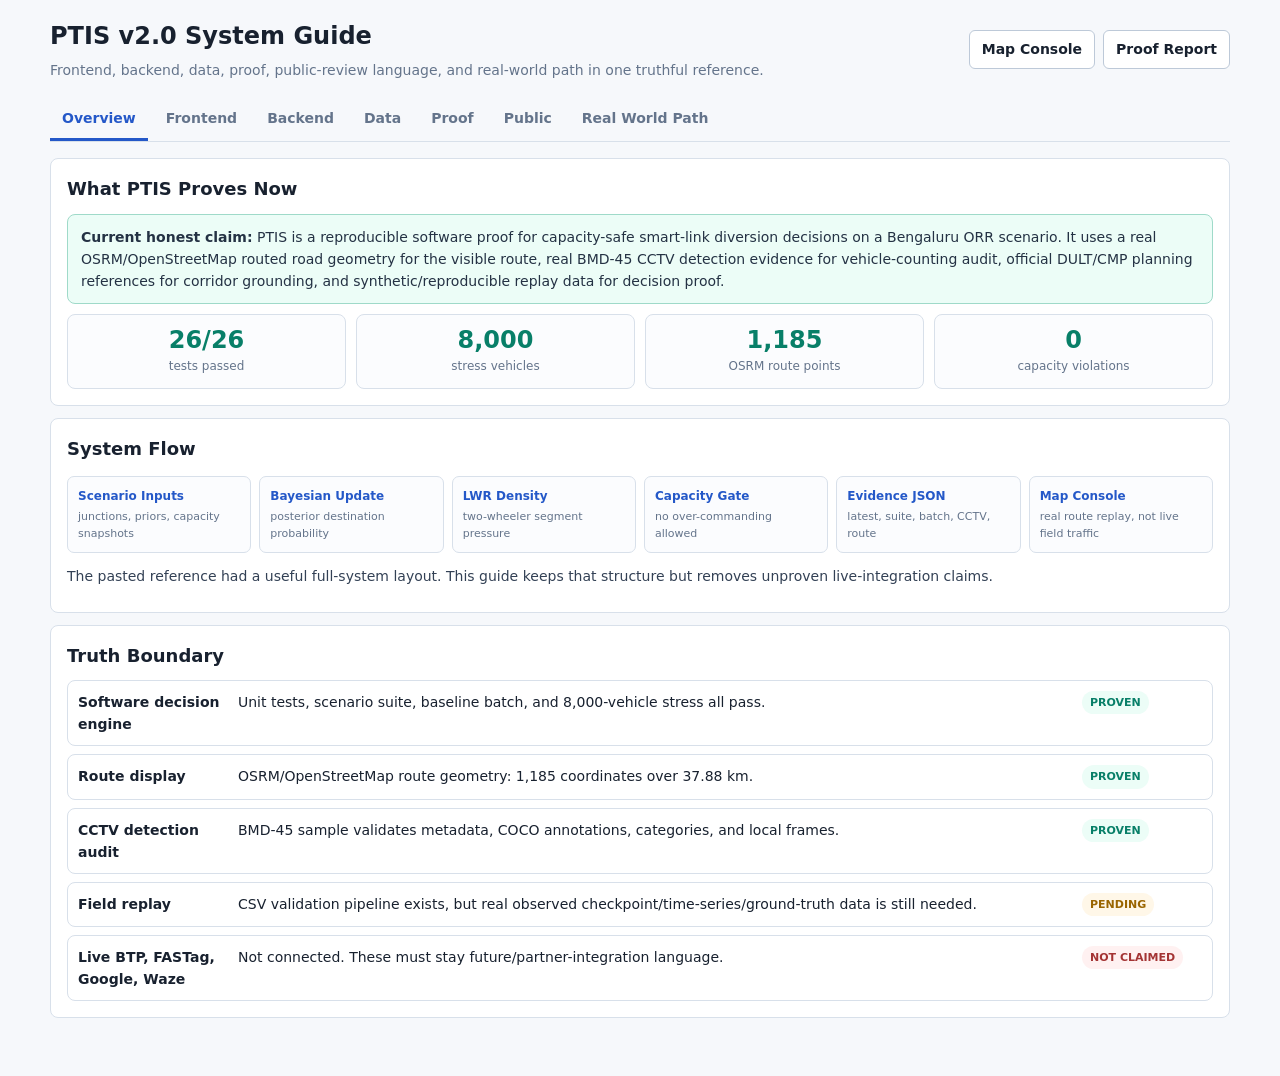
<file: frontend/system.html>
<!doctype html>
<html lang="en">
  <head>
    <meta charset="utf-8" />
    <meta name="viewport" content="width=device-width, initial-scale=1" />
    <title>PTIS v2.0 System Guide</title>
    <link rel="stylesheet" href="./system.css?v=truth-guide-2" />
  </head>
  <body>
    <main class="shell">
      <header class="topbar">
        <div class="brand">
          <h1>PTIS v2.0 System Guide</h1>
          <p>Frontend, backend, data, proof, public-review language, and real-world path in one truthful reference.</p>
        </div>
        <nav class="actions" aria-label="Guide actions">
          <a class="button" href="./index.html?v=real-map-route-1">Map Console</a>
          <a class="button" href="../evidence/PROOF_REPORT.md">Proof Report</a>
        </nav>
      </header>

      <nav class="tabs" aria-label="System guide sections">
        <button class="tab active" type="button" data-panel="overview">Overview</button>
        <button class="tab" type="button" data-panel="frontend">Frontend</button>
        <button class="tab" type="button" data-panel="backend">Backend</button>
        <button class="tab" type="button" data-panel="data">Data</button>
        <button class="tab" type="button" data-panel="proof">Proof</button>
        <button class="tab" type="button" data-panel="public">Public</button>
        <button class="tab" type="button" data-panel="path">Real World Path</button>
      </nav>

      <section id="panel-overview" class="panel active">
        <section class="section">
          <h2>What PTIS Proves Now</h2>
          <div class="note ok"><strong>Current honest claim:</strong> PTIS is a reproducible software proof for capacity-safe smart-link diversion decisions on a Bengaluru ORR scenario. It uses a real OSRM/OpenStreetMap routed road geometry for the visible route, real BMD-45 CCTV detection evidence for vehicle-counting audit, official DULT/CMP planning references for corridor grounding, and synthetic/reproducible replay data for decision proof.</div>
          <div class="grid4">
            <div class="metric"><strong>26/26</strong><span>tests passed</span></div>
            <div class="metric"><strong>8,000</strong><span>stress vehicles</span></div>
            <div class="metric"><strong>1,185</strong><span>OSRM route points</span></div>
            <div class="metric"><strong>0</strong><span>capacity violations</span></div>
          </div>
        </section>

        <section class="section">
          <h2>System Flow</h2>
          <div class="flow">
            <div class="step"><b>Scenario Inputs</b><span>junctions, priors, capacity snapshots</span></div>
            <div class="step"><b>Bayesian Update</b><span>posterior destination probability</span></div>
            <div class="step"><b>LWR Density</b><span>two-wheeler segment pressure</span></div>
            <div class="step"><b>Capacity Gate</b><span>no over-commanding allowed</span></div>
            <div class="step"><b>Evidence JSON</b><span>latest, suite, batch, CCTV, route</span></div>
            <div class="step"><b>Map Console</b><span>real route replay, not live field traffic</span></div>
          </div>
          <p>The pasted reference had a useful full-system layout. This guide keeps that structure but removes unproven live-integration claims.</p>
        </section>

        <section class="section">
          <h2>Truth Boundary</h2>
          <div class="status-list">
            <div class="status-item"><b>Software decision engine</b><span>Unit tests, scenario suite, baseline batch, and 8,000-vehicle stress all pass.</span><span class="badge proven">Proven</span></div>
            <div class="status-item"><b>Route display</b><span>OSRM/OpenStreetMap route geometry: 1,185 coordinates over 37.88 km.</span><span class="badge proven">Proven</span></div>
            <div class="status-item"><b>CCTV detection audit</b><span>BMD-45 sample validates metadata, COCO annotations, categories, and local frames.</span><span class="badge proven">Proven</span></div>
            <div class="status-item"><b>Field replay</b><span>CSV validation pipeline exists, but real observed checkpoint/time-series/ground-truth data is still needed.</span><span class="badge pending">Pending</span></div>
            <div class="status-item"><b>Live BTP, FASTag, Google, Waze</b><span>Not connected. These must stay future/partner-integration language.</span><span class="badge no">Not claimed</span></div>
          </div>
        </section>
      </section>

      <section id="panel-frontend" class="panel">
        <section class="section">
          <h2>Frontend</h2>
          <p>The current frontend is a static operations dashboard in <span class="inline">frontend/</span>. It loads the local verification API first and falls back to committed evidence JSON files, so the proof still renders without the backend running.</p>
          <div class="grid3">
            <div class="tile"><strong>Map Console</strong><span>OpenStreetMap iframe plus SVG overlay for the routed road geometry and replay flow.</span></div>
            <div class="tile"><strong>Evidence Metrics</strong><span>Scenario suite, extreme stress, real CCTV audit, official reference, and field gate status.</span></div>
            <div class="tile"><strong>Replay Controls</strong><span>Refresh, scenario replay, suite run, baseline batch, and 8k stress via API when available.</span></div>
          </div>
          <h3>What the Map Shows</h3>
          <table>
            <tr><th>Layer</th><th>Source</th><th>Meaning</th></tr>
            <tr><td>Basemap</td><td>OpenStreetMap embed</td><td>Real geographic map context.</td></tr>
            <tr><td>Route line</td><td><span class="inline">data/orr_silk_board_whitefield_route_osrm.geojson</span></td><td>OSRM/OpenStreetMap road-route geometry, 1,185 coordinates.</td></tr>
            <tr><td>Moving dots</td><td><span class="inline">evidence/extreme_batch_report.json</span></td><td>Verified replay visualization, not live field traffic.</td></tr>
            <tr><td>Density color</td><td><span class="inline">evidence/latest_run.json</span></td><td>LWR two-wheeler segment pressure from the scenario replay.</td></tr>
          </table>
        </section>
      </section>

      <section id="panel-backend" class="panel">
        <section class="section">
          <h2>Backend</h2>
          <p>The core backend lives in <span class="inline">backend/ptis_core/</span>. It is not a mock UI script: the tests, CLI, API, proof report, and frontend evidence all use the same core logic.</p>
          <div class="grid2">
            <div class="tile"><strong>Bayesian engine</strong><span>Updates destination probabilities from no-turn checkpoint observations.</span></div>
            <div class="tile"><strong>Smart-link decision engine</strong><span>Activates only when confidence and receiving capacity are safe.</span></div>
            <div class="tile"><strong>LWR/compliance model</strong><span>Models two-wheeler density and compliance scaling with explicit units.</span></div>
            <div class="tile"><strong>Field replay gate</strong><span>Validates real CSVs, rejects raw identifiers, and requires ground-truth coverage.</span></div>
          </div>
          <h3>API Endpoints Used By The Dashboard</h3>
          <pre>GET  /api/evidence/latest
GET  /api/evidence/suite
GET  /api/evidence/batch
GET  /api/evidence/extreme-batch
GET  /api/evidence/cctv
GET  /api/evidence/field-replay
GET  /api/official-reference
GET  /api/route-geometry
POST /api/scenarios/silk_board_whitefield_capacity_safe_v1/run
POST /api/suite/run
POST /api/batch/run
POST /api/extreme-batch/run</pre>
        </section>
      </section>

      <section id="panel-data" class="panel">
        <section class="section">
          <h2>Data And Dataset Status</h2>
          <table>
            <tr><th>Artifact</th><th>What It Proves</th><th>Boundary</th></tr>
            <tr><td><span class="inline">evidence/latest_run.json</span></td><td>One scenario replay with posterior, density, and decision state.</td><td>Software replay only.</td></tr>
            <tr><td><span class="inline">evidence/extreme_batch_report.json</span></td><td>8,000-vehicle deterministic stress with 23,314 observations and zero safety failures.</td><td>Synthetic stress, not field traffic.</td></tr>
            <tr><td><span class="inline">evidence/cctv_bmd45_report.json</span></td><td>Real public CCTV detection dataset audit: 106,404 annotations and local frame checks.</td><td>Detection/counting evidence, not OD trajectories.</td></tr>
            <tr><td><span class="inline">data/orr_silk_board_whitefield_route_osrm.geojson</span></td><td>Real routed road geometry for the visible route line.</td><td>Map reference, not observed vehicle movement.</td></tr>
            <tr><td><span class="inline">data/field_observed/templates/</span></td><td>Required schema for real field replay.</td><td>Pending real collection/permission.</td></tr>
          </table>
        </section>
      </section>

      <section id="panel-proof" class="panel">
        <section class="section">
          <h2>How To Prove It</h2>
          <p>Run the verifier from the repository root. This regenerates software evidence, stress reports, manifests, CCTV audit, and the proof report.</p>
          <pre>powershell -ExecutionPolicy Bypass -File scripts\verify.ps1</pre>
          <h3>Current Expected Result</h3>
          <div class="grid3">
            <div class="metric"><strong>26/26</strong><span>tests</span></div>
            <div class="metric"><strong>6/6</strong><span>scenarios</span></div>
            <div class="metric"><strong>0</strong><span>overcommands</span></div>
          </div>
          <div class="note warn"><strong>Do not use these pasted-reference claims yet:</strong> 43 percent congestion reduction, Rs 374 Cr annual benefit, live Google/Waze coordination, live FASTag/BTP integration, public deployment, or field-proven performance. Those are future targets until field replay and pilot validation pass.</div>
        </section>
      </section>

      <section id="panel-public" class="panel">
        <section class="section">
          <h2>What Public Reviewers Should See</h2>
          <p>Give reviewers the map console, proof report, public evidence brief, and this guide. The public claim should be narrow, falsifiable, and reproducible.</p>
          <div class="note info"><strong>Safe public wording:</strong> Validated on reproducible corridor scenarios, grounded with official Bengaluru planning references, audited against real Bengaluru CCTV detection data, and visualized on a real OSRM/OpenStreetMap route. Field replay is pending observed checkpoint and OD/ground-truth data.</div>
          <table>
            <tr><th>Audience</th><th>Show</th><th>Reason</th></tr>
            <tr><td>Traffic engineer</td><td>Proof report, route geometry file, scenario JSON, tests</td><td>They can audit behavior and boundaries.</td></tr>
            <tr><td>ITS researcher</td><td>Bayesian logic, LWR/compliance tests, batch stress</td><td>They can challenge assumptions and methods.</td></tr>
            <tr><td>Public viewer</td><td>Map console and safe evidence brief</td><td>They understand the idea without false deployment claims.</td></tr>
          </table>
        </section>
      </section>

      <section id="panel-path" class="panel">
        <section class="section">
          <h2>Real World Path</h2>
          <table>
            <tr><th>Phase</th><th>What Must Happen</th><th>Public Claim Allowed</th></tr>
            <tr><td>Now</td><td>Publish reproducible software proof and route/CCTV evidence boundaries.</td><td>Software proof and real CCTV detection audit.</td></tr>
            <tr><td>Field replay</td><td>Collect privacy-reviewed checkpoint observations, capacity time series, and ground-truth labels.</td><td>Validated on observed field replay, if metrics pass.</td></tr>
            <tr><td>Shadow pilot</td><td>Run recommendation-only with agency permission and no public actuation.</td><td>Observed shadow-mode performance.</td></tr>
            <tr><td>Deployment</td><td>Agency approval, control integration, safety review, measured before/after impact.</td><td>Field deployed only after measured pilot success.</td></tr>
          </table>
          <h3>Field CSVs Required</h3>
          <pre>data/field_observed/vehicle_observations.csv
data/field_observed/link_capacity.csv
data/field_observed/ground_truth_labels.csv
data/field_observed/dataset_manifest.json</pre>
        </section>
      </section>
    </main>

    <script>
      const tabs = Array.from(document.querySelectorAll('.tab'));
      const panels = Array.from(document.querySelectorAll('.panel'));
      tabs.forEach((tab) => {
        tab.addEventListener('click', () => {
          const id = tab.dataset.panel;
          tabs.forEach((item) => item.classList.toggle('active', item === tab));
          panels.forEach((panel) => panel.classList.toggle('active', panel.id === `panel-${id}`));
        });
      });
    </script>
  </body>
</html>
</file>
<file: frontend/system.css>
:root {
  color-scheme: light;
  --bg: #f6f8fb;
  --surface: #ffffff;
  --ink: #18212f;
  --muted: #64748b;
  --line: #d8e0ea;
  --line-2: #bdc9d8;
  --blue: #2458c8;
  --teal: #087f68;
  --amber: #9a6500;
  --red: #a43434;
  --soft-blue: #eef4ff;
  --soft-teal: #ecfdf7;
  --soft-amber: #fff7e8;
  --soft-red: #fff1f1;
  --radius: 8px;
}
* { box-sizing: border-box; }
body {
  margin: 0;
  background: var(--bg);
  color: var(--ink);
  font-family: "Segoe UI", system-ui, sans-serif;
  font-size: 14px;
  line-height: 1.58;
}
a { color: var(--blue); }
.shell {
  width: min(1180px, calc(100vw - 28px));
  margin: 0 auto;
  padding: 18px 0 46px;
}
.topbar {
  display: flex;
  align-items: center;
  justify-content: space-between;
  gap: 16px;
  margin-bottom: 16px;
}
.brand h1 { margin: 0; font-size: 24px; letter-spacing: 0; }
.brand p { margin: 3px 0 0; color: var(--muted); }
.actions { display: flex; gap: 8px; flex-wrap: wrap; }
.button {
  display: inline-flex;
  align-items: center;
  justify-content: center;
  min-height: 34px;
  padding: 7px 12px;
  border: 1px solid var(--line-2);
  border-radius: 6px;
  background: var(--surface);
  color: var(--ink);
  text-decoration: none;
  font-weight: 700;
}
.tabs {
  display: flex;
  gap: 6px;
  overflow-x: auto;
  border-bottom: 1px solid var(--line);
  margin-bottom: 16px;
}
.tab {
  border: 0;
  border-bottom: 3px solid transparent;
  background: transparent;
  color: var(--muted);
  padding: 10px 12px 9px;
  font: inherit;
  font-weight: 700;
  cursor: pointer;
  white-space: nowrap;
}
.tab.active { color: var(--blue); border-bottom-color: var(--blue); }
.panel { display: none; }
.panel.active { display: block; }
.section {
  background: var(--surface);
  border: 1px solid var(--line);
  border-radius: var(--radius);
  padding: 16px;
  margin-bottom: 12px;
}
.section h2 { margin: 0 0 9px; font-size: 18px; }
.section h3 { margin: 18px 0 7px; font-size: 15px; }
.section p { margin: 0 0 9px; color: #334155; }
.grid2 { display: grid; grid-template-columns: repeat(2, minmax(0, 1fr)); gap: 10px; }
.grid3 { display: grid; grid-template-columns: repeat(3, minmax(0, 1fr)); gap: 10px; }
.grid4 { display: grid; grid-template-columns: repeat(4, minmax(0, 1fr)); gap: 10px; }
.tile {
  border: 1px solid var(--line);
  border-radius: var(--radius);
  padding: 12px;
  background: #fbfcfe;
  min-width: 0;
}
.tile strong { display: block; margin-bottom: 3px; }
.tile span { color: var(--muted); font-size: 12px; }
.metric {
  text-align: center;
  background: #fbfcfe;
  border: 1px solid var(--line);
  border-radius: var(--radius);
  padding: 12px 10px;
}
.metric strong { display: block; color: var(--teal); font-size: 24px; line-height: 1.1; }
.metric span { display: block; color: var(--muted); font-size: 12px; margin-top: 4px; }
.note {
  border-radius: var(--radius);
  border: 1px solid var(--line);
  padding: 11px 13px;
  margin: 10px 0;
  color: #243244;
}
.note.ok { background: var(--soft-teal); border-color: #9fdac9; }
.note.info { background: var(--soft-blue); border-color: #b9caf5; }
.note.warn { background: var(--soft-amber); border-color: #ebca88; }
.note.stop { background: var(--soft-red); border-color: #e7a7a7; }
.flow {
  display: grid;
  grid-template-columns: repeat(6, minmax(0, 1fr));
  gap: 8px;
  margin: 12px 0;
}
.flow .step {
  border: 1px solid var(--line);
  border-radius: 7px;
  background: #fbfcfe;
  padding: 10px;
}
.flow .step b { display: block; color: var(--blue); font-size: 12px; }
.flow .step span { display: block; color: var(--muted); font-size: 11px; margin-top: 2px; }
table { width: 100%; border-collapse: collapse; margin-top: 10px; font-size: 13px; table-layout: fixed; }
th, td { border: 1px solid var(--line); padding: 8px 10px; text-align: left; vertical-align: top; overflow-wrap: anywhere; }
th { background: #edf2f7; color: #344256; }
td { background: #fff; color: #334155; }
code, pre { font-family: "Cascadia Mono", "SFMono-Regular", Consolas, monospace; }
pre {
  background: #111d2c;
  color: #d8e9ff;
  border-radius: var(--radius);
  padding: 12px;
  overflow-x: auto;
  font-size: 12px;
  line-height: 1.55;
}
.inline { background: #eef2f6; border-radius: 4px; padding: 1px 5px; font-family: "Cascadia Mono", Consolas, monospace; font-size: 12px; overflow-wrap: anywhere; }
.status-list { display: grid; gap: 8px; }
.status-item {
  display: grid;
  grid-template-columns: 150px minmax(0, 1fr) 120px;
  gap: 10px;
  align-items: start;
  border: 1px solid var(--line);
  border-radius: var(--radius);
  padding: 10px;
  background: #fff;
}
.status-item b { color: var(--ink); }
.badge {
  justify-self: start;
  border-radius: 999px;
  padding: 3px 8px;
  font-size: 11px;
  font-weight: 800;
  text-transform: uppercase;
}
.badge.proven { color: var(--teal); background: var(--soft-teal); }
.badge.pending { color: var(--amber); background: var(--soft-amber); }
.badge.no { color: var(--red); background: var(--soft-red); }
@media (max-width: 880px) {
  .topbar { align-items: flex-start; flex-direction: column; }
  .grid2, .grid3, .grid4, .flow { grid-template-columns: 1fr; }
  .status-item { grid-template-columns: 1fr; }
}
pre { max-width: 100%; }
</file>
